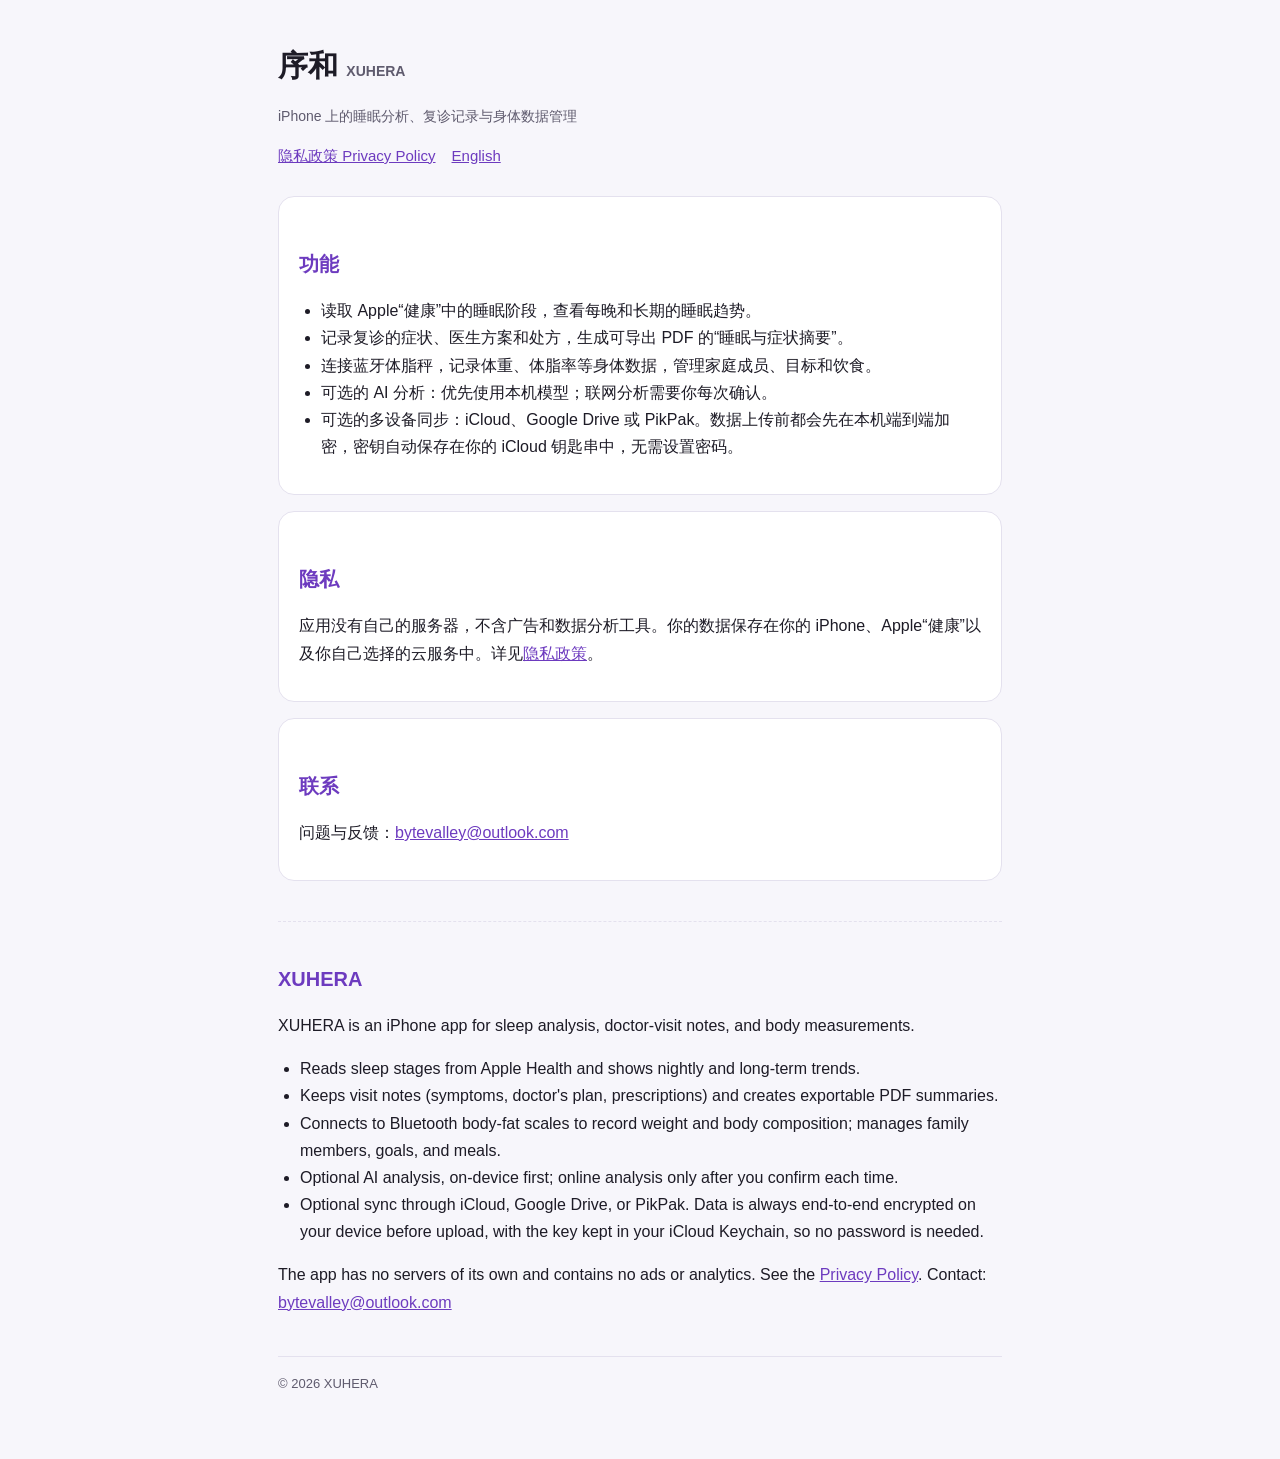
<file: index.html>
<!doctype html>
<html lang="zh-Hans">
<head>
<meta charset="utf-8">
<meta name="viewport" content="width=device-width, initial-scale=1">
<title>序和 XUHERA</title>
<meta name="description" content="序和：iPhone 上的睡眠分析、复诊记录和身体数据管理应用。">
<link rel="stylesheet" href="style.css">
</head>
<body>
<main>
<header>
  <h1>序和 <span class="muted">XUHERA</span></h1>
  <p class="muted">iPhone 上的睡眠分析、复诊记录与身体数据管理</p>
  <nav><a href="privacy.html">隐私政策 Privacy Policy</a><a href="#en">English</a></nav>
</header>

<div class="card">
  <h2>功能</h2>
  <ul>
    <li>读取 Apple“健康”中的睡眠阶段，查看每晚和长期的睡眠趋势。</li>
    <li>记录复诊的症状、医生方案和处方，生成可导出 PDF 的“睡眠与症状摘要”。</li>
    <li>连接蓝牙体脂秤，记录体重、体脂率等身体数据，管理家庭成员、目标和饮食。</li>
    <li>可选的 AI 分析：优先使用本机模型；联网分析需要你每次确认。</li>
    <li>可选的多设备同步：iCloud、Google Drive 或 PikPak。数据上传前都会先在本机端到端加密，密钥自动保存在你的 iCloud 钥匙串中，无需设置密码。</li>
  </ul>
</div>

<div class="card">
  <h2>隐私</h2>
  <p>应用没有自己的服务器，不含广告和数据分析工具。你的数据保存在你的 iPhone、Apple“健康”以及你自己选择的云服务中。详见<a href="privacy.html">隐私政策</a>。</p>
</div>

<div class="card">
  <h2>联系</h2>
  <p>问题与反馈：<a href="mailto:bytevalley@outlook.com">bytevalley@outlook.com</a></p>
</div>

<section class="lang" id="en">
  <h2>XUHERA</h2>
  <p>XUHERA is an iPhone app for sleep analysis, doctor-visit notes, and body measurements.</p>
  <ul>
    <li>Reads sleep stages from Apple Health and shows nightly and long-term trends.</li>
    <li>Keeps visit notes (symptoms, doctor's plan, prescriptions) and creates exportable PDF summaries.</li>
    <li>Connects to Bluetooth body-fat scales to record weight and body composition; manages family members, goals, and meals.</li>
    <li>Optional AI analysis, on-device first; online analysis only after you confirm each time.</li>
    <li>Optional sync through iCloud, Google Drive, or PikPak. Data is always end-to-end encrypted on your device before upload, with the key kept in your iCloud Keychain, so no password is needed.</li>
  </ul>
  <p>The app has no servers of its own and contains no ads or analytics. See the <a href="privacy.html#en">Privacy Policy</a>. Contact: <a href="mailto:bytevalley@outlook.com">bytevalley@outlook.com</a></p>
</section>

<footer>© 2026 XUHERA</footer>
</main>
</body>
</html>
</file>
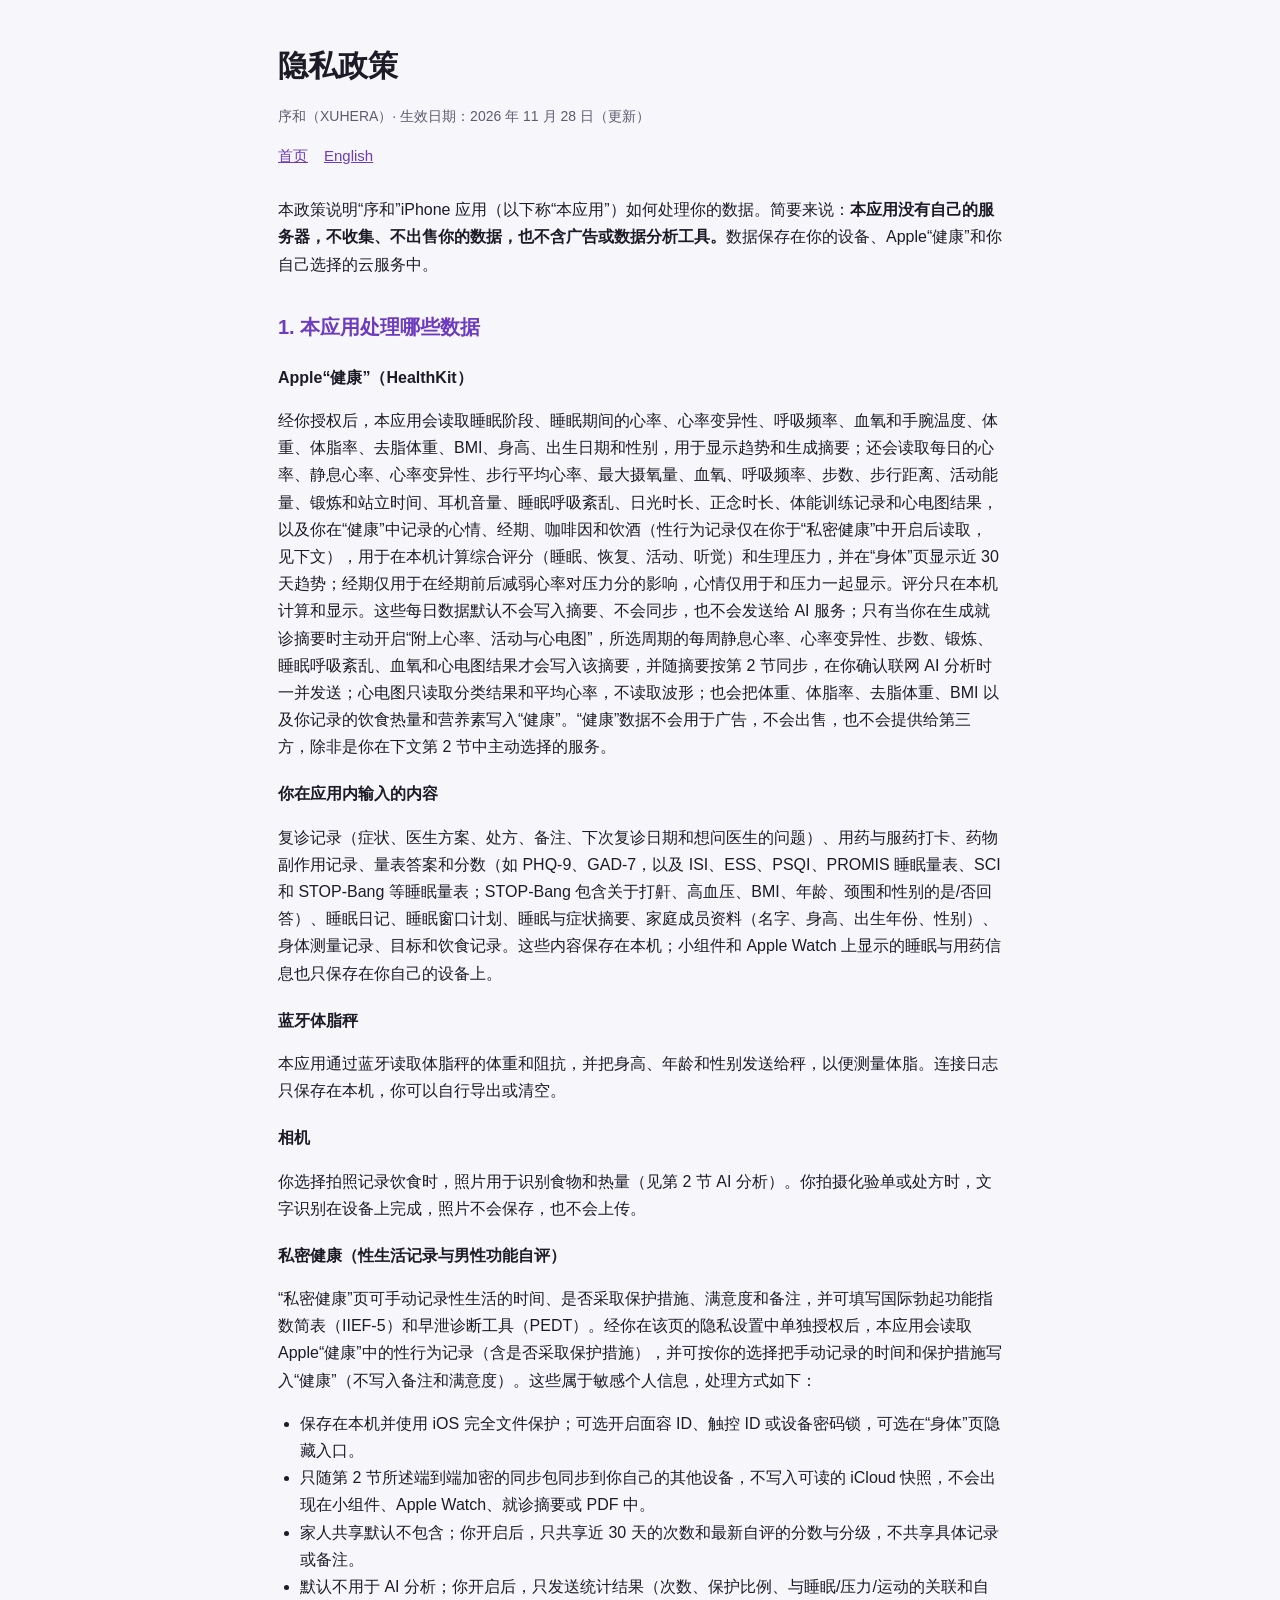
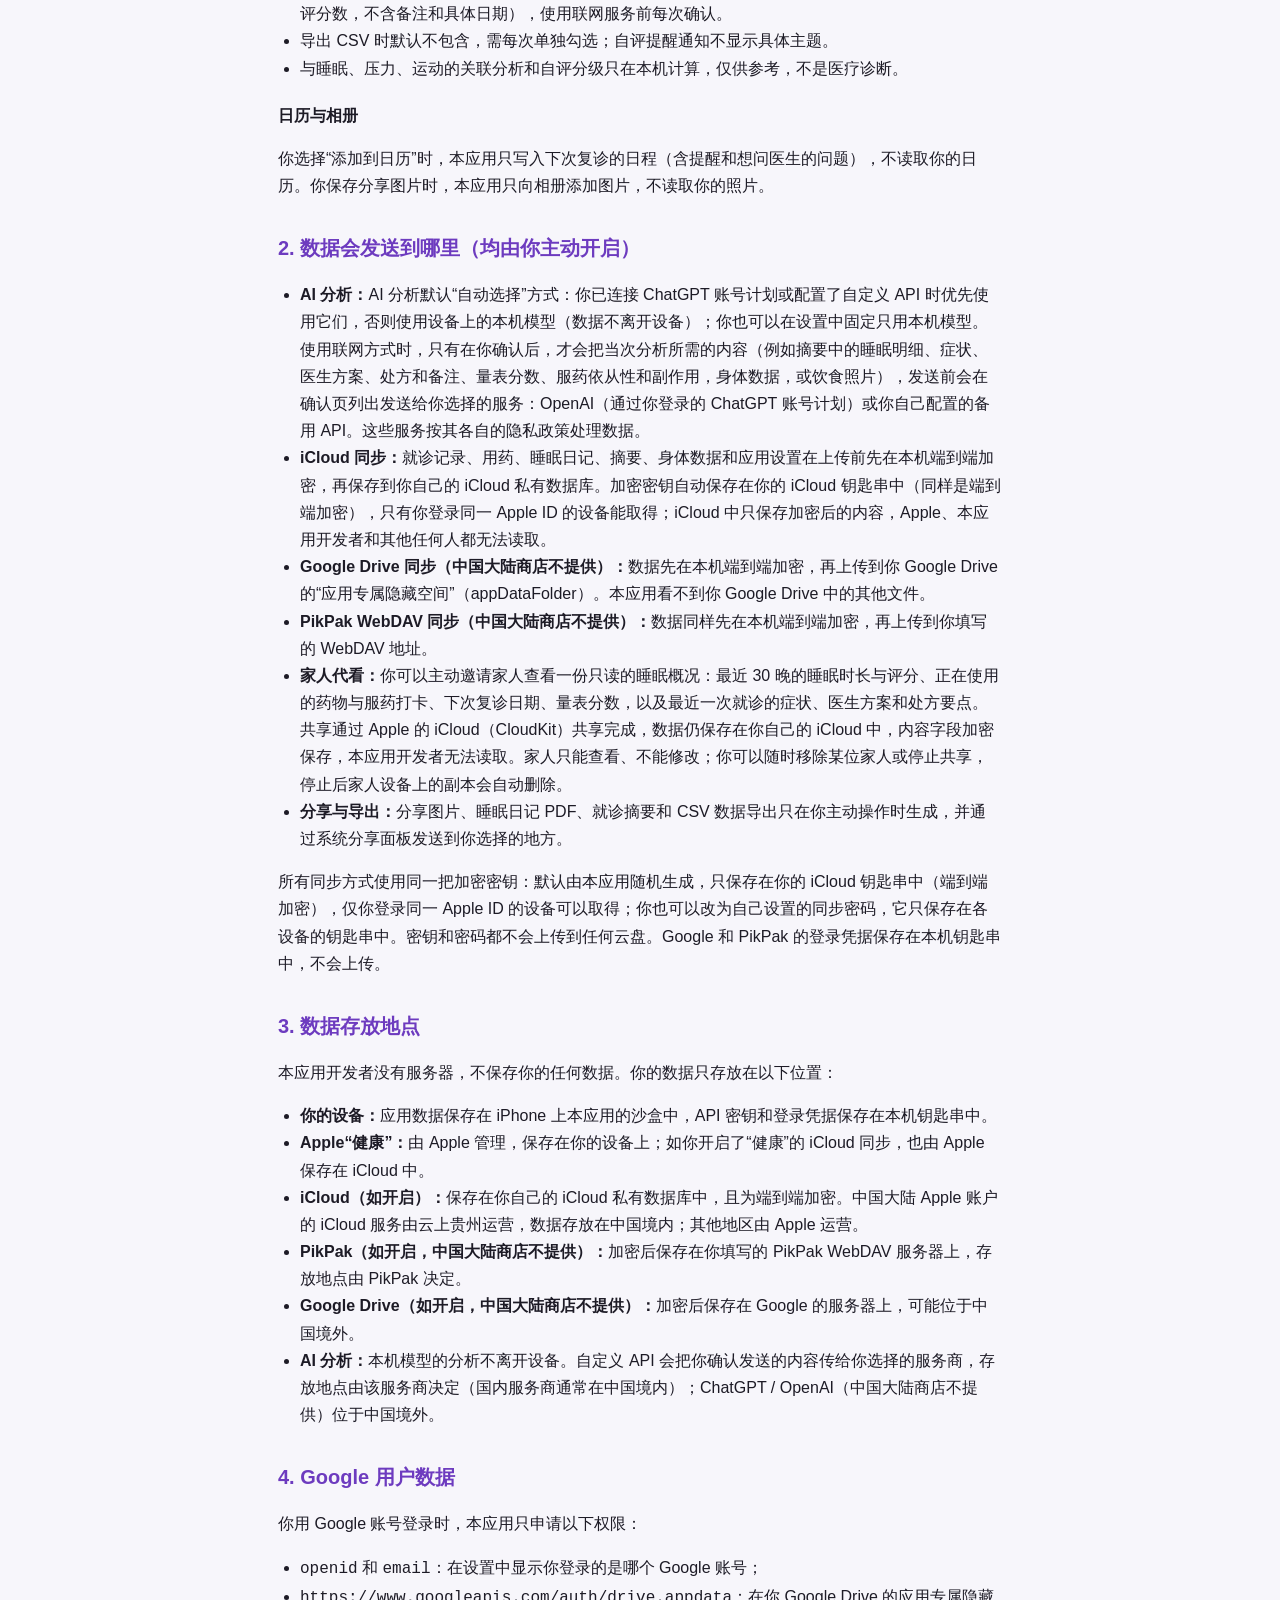
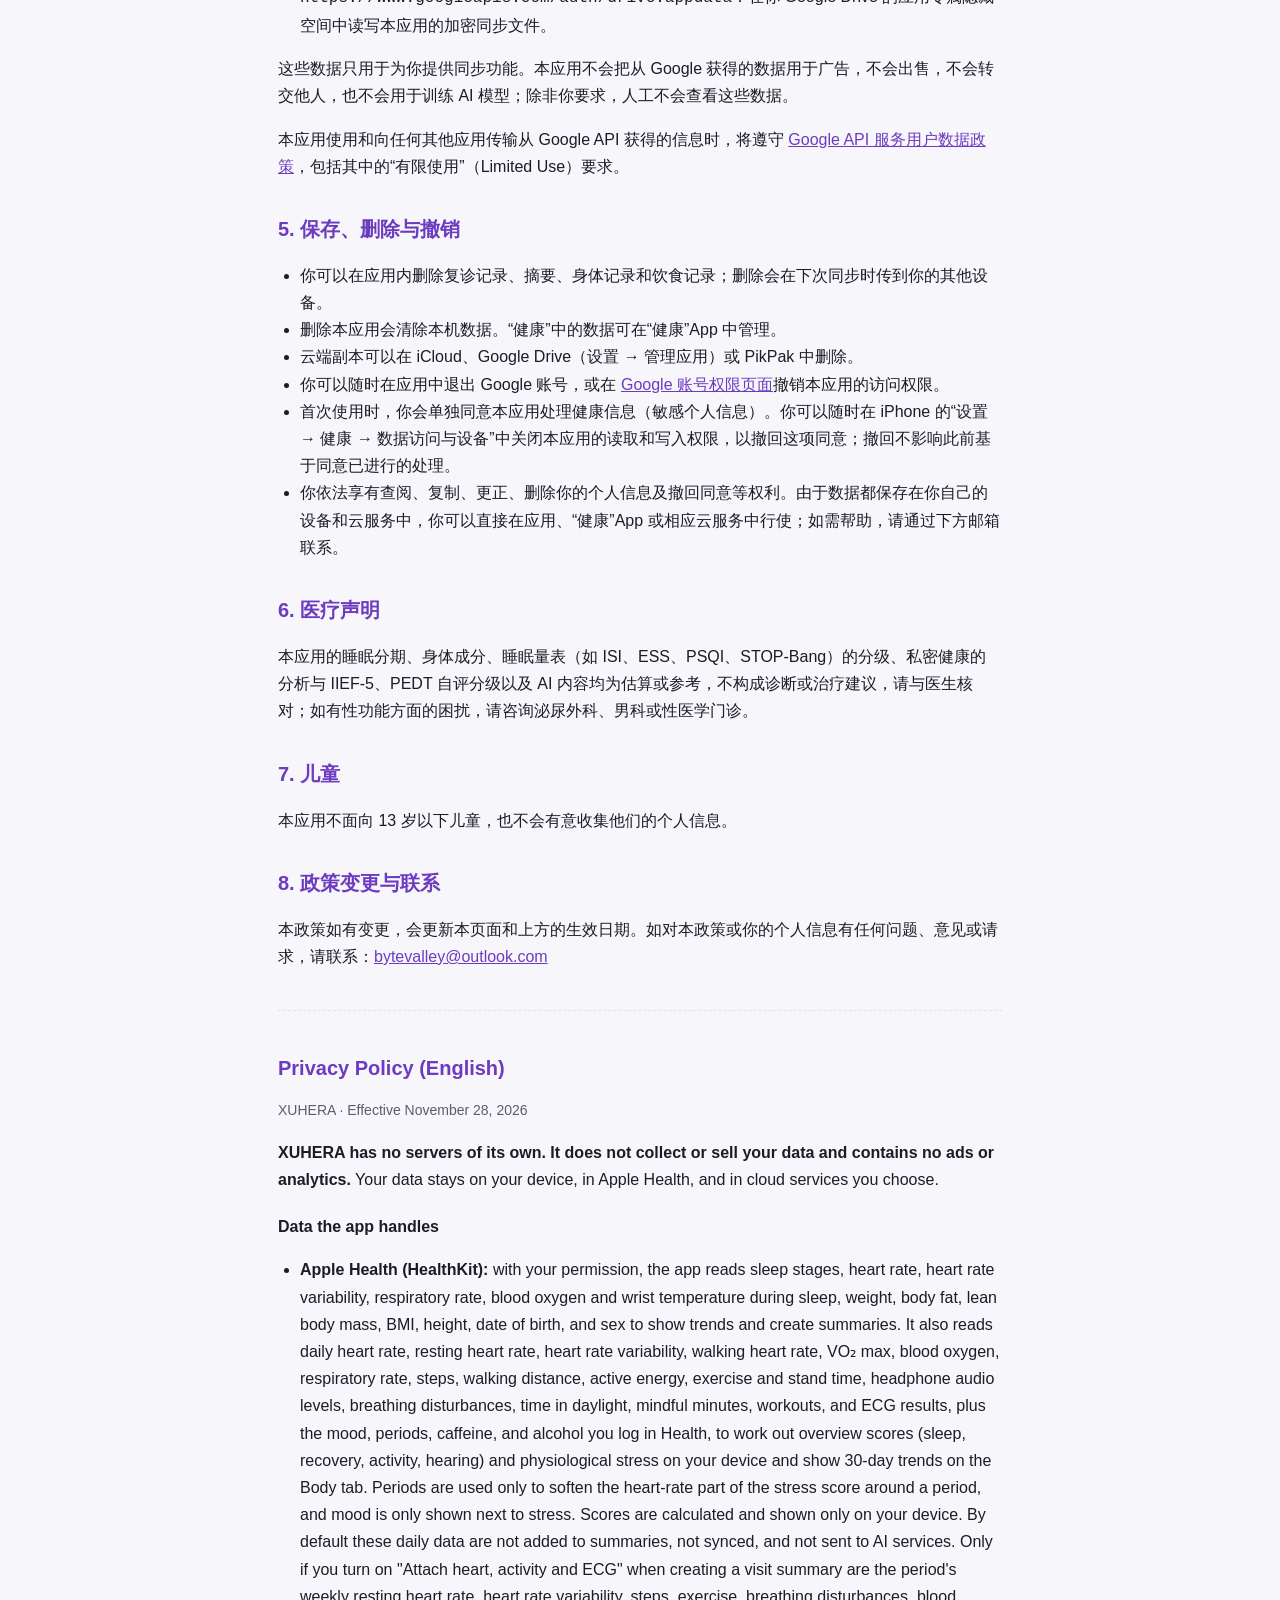
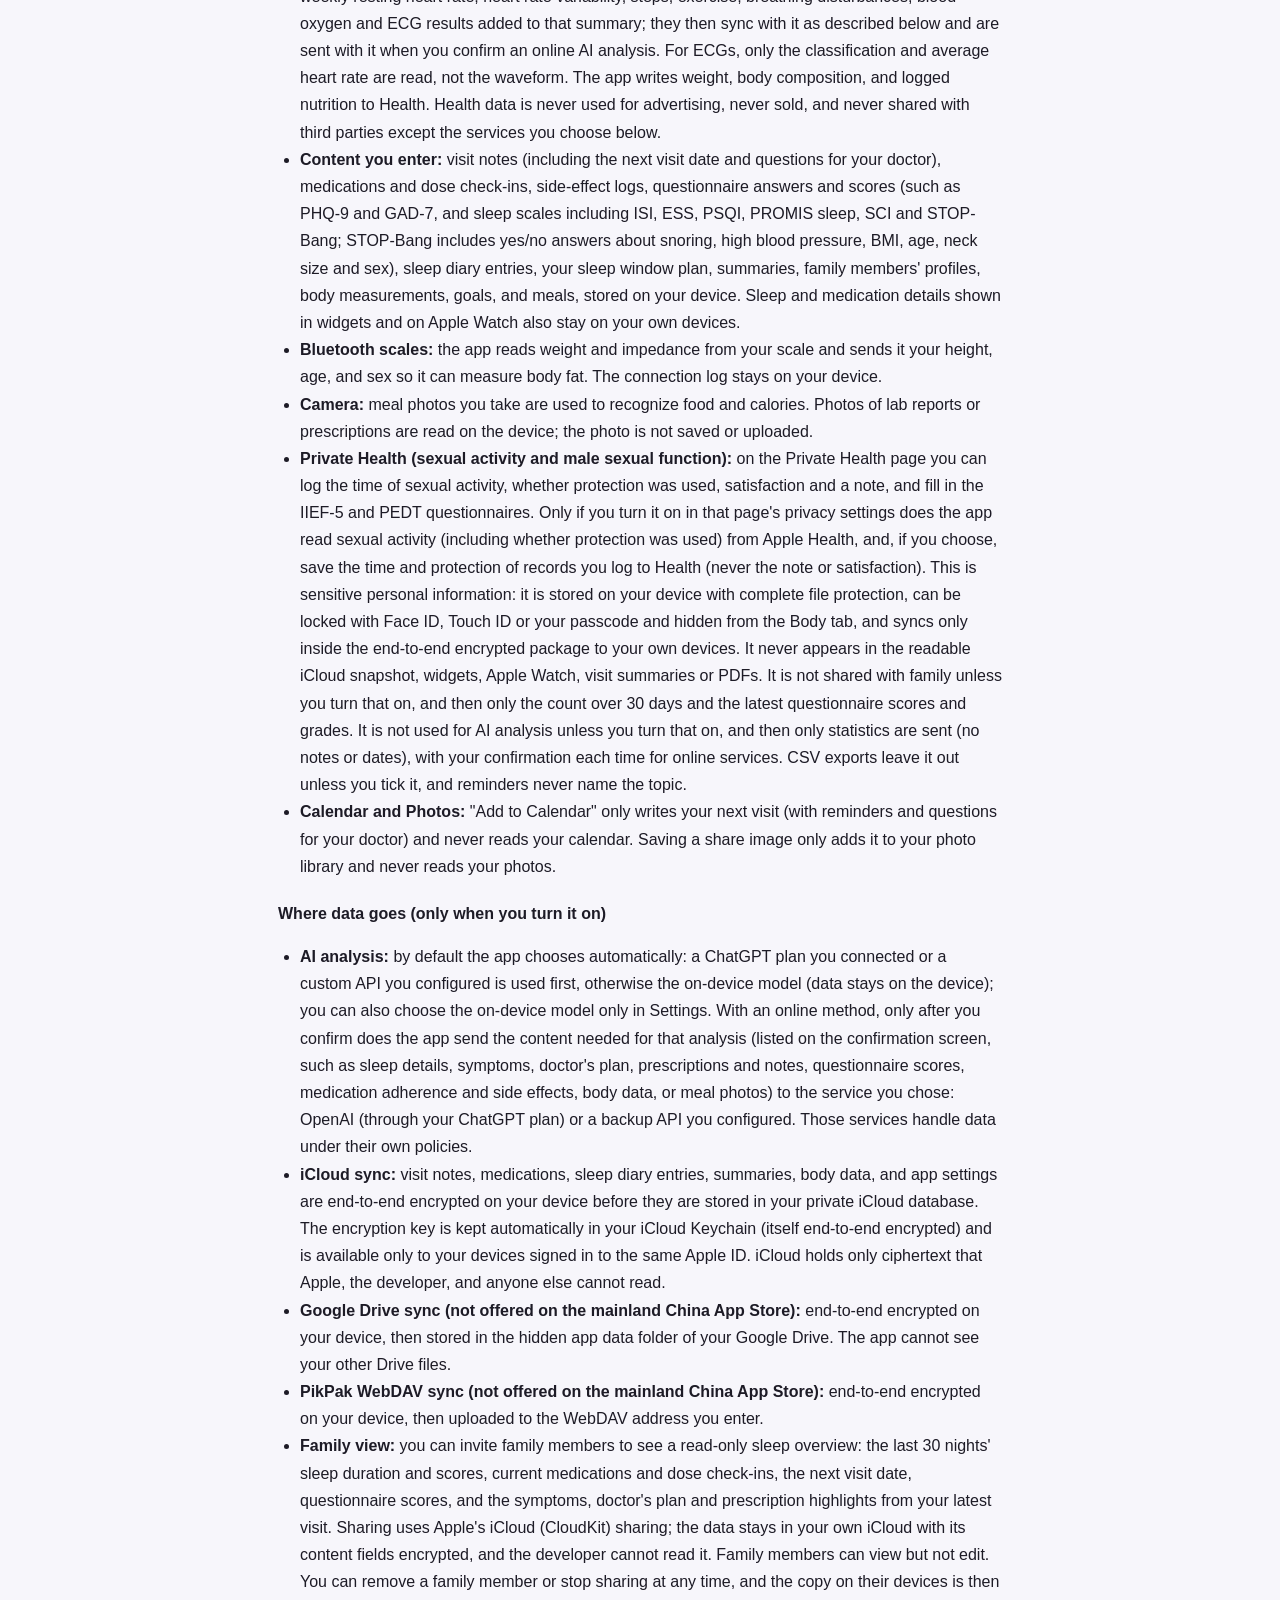
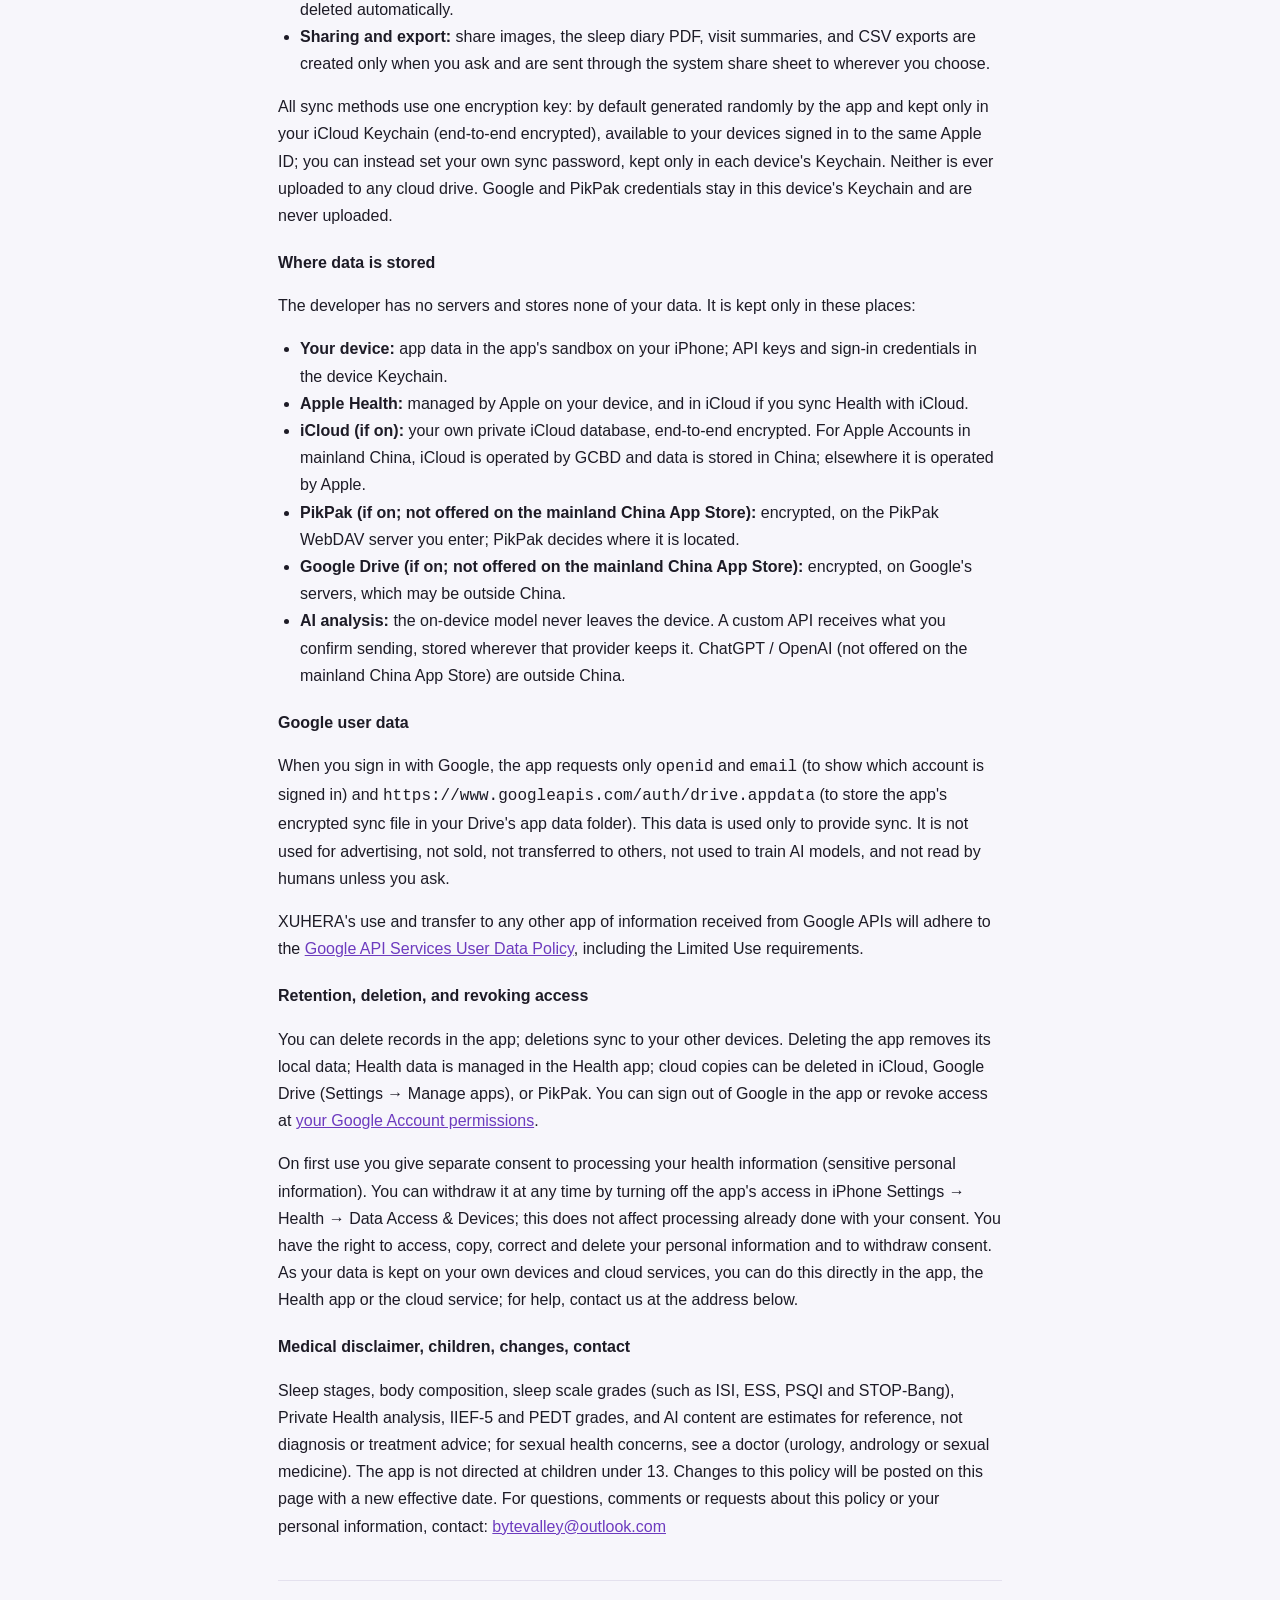
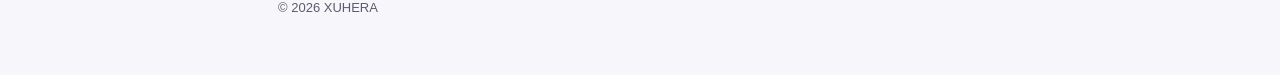
<file: privacy.html>
<!doctype html>
<html lang="zh-Hans">
<head>
<meta charset="utf-8">
<meta name="viewport" content="width=device-width, initial-scale=1">
<title>隐私政策 · 序和</title>
<meta name="description" content="序和（XUHERA）隐私政策">
<link rel="stylesheet" href="style.css">
</head>
<body>
<main>
<header>
  <h1>隐私政策</h1>
  <p class="muted">序和（XUHERA）· 生效日期：2026 年 11 月 28 日（更新）</p>
  <nav><a href="index.html">首页</a><a href="#en">English</a></nav>
</header>

<p>本政策说明“序和”iPhone 应用（以下称“本应用”）如何处理你的数据。简要来说：<strong>本应用没有自己的服务器，不收集、不出售你的数据，也不含广告或数据分析工具。</strong>数据保存在你的设备、Apple“健康”和你自己选择的云服务中。</p>

<h2>1. 本应用处理哪些数据</h2>
<h3>Apple“健康”（HealthKit）</h3>
<p>经你授权后，本应用会读取睡眠阶段、睡眠期间的心率、心率变异性、呼吸频率、血氧和手腕温度、体重、体脂率、去脂体重、BMI、身高、出生日期和性别，用于显示趋势和生成摘要；还会读取每日的心率、静息心率、心率变异性、步行平均心率、最大摄氧量、血氧、呼吸频率、步数、步行距离、活动能量、锻炼和站立时间、耳机音量、睡眠呼吸紊乱、日光时长、正念时长、体能训练记录和心电图结果，以及你在“健康”中记录的心情、经期、咖啡因和饮酒（性行为记录仅在你于“私密健康”中开启后读取，见下文），用于在本机计算综合评分（睡眠、恢复、活动、听觉）和生理压力，并在“身体”页显示近 30 天趋势；经期仅用于在经期前后减弱心率对压力分的影响，心情仅用于和压力一起显示。评分只在本机计算和显示。这些每日数据默认不会写入摘要、不会同步，也不会发送给 AI 服务；只有当你在生成就诊摘要时主动开启“附上心率、活动与心电图”，所选周期的每周静息心率、心率变异性、步数、锻炼、睡眠呼吸紊乱、血氧和心电图结果才会写入该摘要，并随摘要按第 2 节同步，在你确认联网 AI 分析时一并发送；心电图只读取分类结果和平均心率，不读取波形；也会把体重、体脂率、去脂体重、BMI 以及你记录的饮食热量和营养素写入“健康”。“健康”数据不会用于广告，不会出售，也不会提供给第三方，除非是你在下文第 2 节中主动选择的服务。</p>
<h3>你在应用内输入的内容</h3>
<p>复诊记录（症状、医生方案、处方、备注、下次复诊日期和想问医生的问题）、用药与服药打卡、药物副作用记录、量表答案和分数（如 PHQ-9、GAD-7，以及 ISI、ESS、PSQI、PROMIS 睡眠量表、SCI 和 STOP-Bang 等睡眠量表；STOP-Bang 包含关于打鼾、高血压、BMI、年龄、颈围和性别的是/否回答）、睡眠日记、睡眠窗口计划、睡眠与症状摘要、家庭成员资料（名字、身高、出生年份、性别）、身体测量记录、目标和饮食记录。这些内容保存在本机；小组件和 Apple Watch 上显示的睡眠与用药信息也只保存在你自己的设备上。</p>
<h3>蓝牙体脂秤</h3>
<p>本应用通过蓝牙读取体脂秤的体重和阻抗，并把身高、年龄和性别发送给秤，以便测量体脂。连接日志只保存在本机，你可以自行导出或清空。</p>
<h3>相机</h3>
<p>你选择拍照记录饮食时，照片用于识别食物和热量（见第 2 节 AI 分析）。你拍摄化验单或处方时，文字识别在设备上完成，照片不会保存，也不会上传。</p>
<h3>私密健康（性生活记录与男性功能自评）</h3>
<p>“私密健康”页可手动记录性生活的时间、是否采取保护措施、满意度和备注，并可填写国际勃起功能指数简表（IIEF-5）和早泄诊断工具（PEDT）。经你在该页的隐私设置中单独授权后，本应用会读取 Apple“健康”中的性行为记录（含是否采取保护措施），并可按你的选择把手动记录的时间和保护措施写入“健康”（不写入备注和满意度）。这些属于敏感个人信息，处理方式如下：</p>
<ul>
  <li>保存在本机并使用 iOS 完全文件保护；可选开启面容 ID、触控 ID 或设备密码锁，可选在“身体”页隐藏入口。</li>
  <li>只随第 2 节所述端到端加密的同步包同步到你自己的其他设备，不写入可读的 iCloud 快照，不会出现在小组件、Apple Watch、就诊摘要或 PDF 中。</li>
  <li>家人共享默认不包含；你开启后，只共享近 30 天的次数和最新自评的分数与分级，不共享具体记录或备注。</li>
  <li>默认不用于 AI 分析；你开启后，只发送统计结果（次数、保护比例、与睡眠/压力/运动的关联和自评分数，不含备注和具体日期），使用联网服务前每次确认。</li>
  <li>导出 CSV 时默认不包含，需每次单独勾选；自评提醒通知不显示具体主题。</li>
  <li>与睡眠、压力、运动的关联分析和自评分级只在本机计算，仅供参考，不是医疗诊断。</li>
</ul>
<h3>日历与相册</h3>
<p>你选择“添加到日历”时，本应用只写入下次复诊的日程（含提醒和想问医生的问题），不读取你的日历。你保存分享图片时，本应用只向相册添加图片，不读取你的照片。</p>

<h2>2. 数据会发送到哪里（均由你主动开启）</h2>
<ul>
  <li><strong>AI 分析：</strong>AI 分析默认“自动选择”方式：你已连接 ChatGPT 账号计划或配置了自定义 API 时优先使用它们，否则使用设备上的本机模型（数据不离开设备）；你也可以在设置中固定只用本机模型。使用联网方式时，只有在你确认后，才会把当次分析所需的内容（例如摘要中的睡眠明细、症状、医生方案、处方和备注、量表分数、服药依从性和副作用，身体数据，或饮食照片），发送前会在确认页列出发送给你选择的服务：OpenAI（通过你登录的 ChatGPT 账号计划）或你自己配置的备用 API。这些服务按其各自的隐私政策处理数据。</li>
  <li><strong>iCloud 同步：</strong>就诊记录、用药、睡眠日记、摘要、身体数据和应用设置在上传前先在本机端到端加密，再保存到你自己的 iCloud 私有数据库。加密密钥自动保存在你的 iCloud 钥匙串中（同样是端到端加密），只有你登录同一 Apple ID 的设备能取得；iCloud 中只保存加密后的内容，Apple、本应用开发者和其他任何人都无法读取。</li>
  <li><strong>Google Drive 同步（中国大陆商店不提供）：</strong>数据先在本机端到端加密，再上传到你 Google Drive 的“应用专属隐藏空间”（appDataFolder）。本应用看不到你 Google Drive 中的其他文件。</li>
  <li><strong>PikPak WebDAV 同步（中国大陆商店不提供）：</strong>数据同样先在本机端到端加密，再上传到你填写的 WebDAV 地址。</li>
  <li><strong>家人代看：</strong>你可以主动邀请家人查看一份只读的睡眠概况：最近 30 晚的睡眠时长与评分、正在使用的药物与服药打卡、下次复诊日期、量表分数，以及最近一次就诊的症状、医生方案和处方要点。共享通过 Apple 的 iCloud（CloudKit）共享完成，数据仍保存在你自己的 iCloud 中，内容字段加密保存，本应用开发者无法读取。家人只能查看、不能修改；你可以随时移除某位家人或停止共享，停止后家人设备上的副本会自动删除。</li>
  <li><strong>分享与导出：</strong>分享图片、睡眠日记 PDF、就诊摘要和 CSV 数据导出只在你主动操作时生成，并通过系统分享面板发送到你选择的地方。</li>
</ul>
<p>所有同步方式使用同一把加密密钥：默认由本应用随机生成，只保存在你的 iCloud 钥匙串中（端到端加密），仅你登录同一 Apple ID 的设备可以取得；你也可以改为自己设置的同步密码，它只保存在各设备的钥匙串中。密钥和密码都不会上传到任何云盘。Google 和 PikPak 的登录凭据保存在本机钥匙串中，不会上传。</p>

<h2>3. 数据存放地点</h2>
<p>本应用开发者没有服务器，不保存你的任何数据。你的数据只存放在以下位置：</p>
<ul>
  <li><strong>你的设备：</strong>应用数据保存在 iPhone 上本应用的沙盒中，API 密钥和登录凭据保存在本机钥匙串中。</li>
  <li><strong>Apple“健康”：</strong>由 Apple 管理，保存在你的设备上；如你开启了“健康”的 iCloud 同步，也由 Apple 保存在 iCloud 中。</li>
  <li><strong>iCloud（如开启）：</strong>保存在你自己的 iCloud 私有数据库中，且为端到端加密。中国大陆 Apple 账户的 iCloud 服务由云上贵州运营，数据存放在中国境内；其他地区由 Apple 运营。</li>
  <li><strong>PikPak（如开启，中国大陆商店不提供）：</strong>加密后保存在你填写的 PikPak WebDAV 服务器上，存放地点由 PikPak 决定。</li>
  <li><strong>Google Drive（如开启，中国大陆商店不提供）：</strong>加密后保存在 Google 的服务器上，可能位于中国境外。</li>
  <li><strong>AI 分析：</strong>本机模型的分析不离开设备。自定义 API 会把你确认发送的内容传给你选择的服务商，存放地点由该服务商决定（国内服务商通常在中国境内）；ChatGPT / OpenAI（中国大陆商店不提供）位于中国境外。</li>
</ul>

<h2>4. Google 用户数据</h2>
<p>你用 Google 账号登录时，本应用只申请以下权限：</p>
<ul>
  <li><code>openid</code> 和 <code>email</code>：在设置中显示你登录的是哪个 Google 账号；</li>
  <li><code>https://www.googleapis.com/auth/drive.appdata</code>：在你 Google Drive 的应用专属隐藏空间中读写本应用的加密同步文件。</li>
</ul>
<p>这些数据只用于为你提供同步功能。本应用不会把从 Google 获得的数据用于广告，不会出售，不会转交他人，也不会用于训练 AI 模型；除非你要求，人工不会查看这些数据。</p>
<p>本应用使用和向任何其他应用传输从 Google API 获得的信息时，将遵守 <a href="https://developers.google.com/terms/api-services-user-data-policy">Google API 服务用户数据政策</a>，包括其中的“有限使用”（Limited Use）要求。</p>

<h2>5. 保存、删除与撤销</h2>
<ul>
  <li>你可以在应用内删除复诊记录、摘要、身体记录和饮食记录；删除会在下次同步时传到你的其他设备。</li>
  <li>删除本应用会清除本机数据。“健康”中的数据可在“健康”App 中管理。</li>
  <li>云端副本可以在 iCloud、Google Drive（设置 → 管理应用）或 PikPak 中删除。</li>
  <li>你可以随时在应用中退出 Google 账号，或在 <a href="https://myaccount.google.com/permissions">Google 账号权限页面</a>撤销本应用的访问权限。</li>
  <li>首次使用时，你会单独同意本应用处理健康信息（敏感个人信息）。你可以随时在 iPhone 的“设置 → 健康 → 数据访问与设备”中关闭本应用的读取和写入权限，以撤回这项同意；撤回不影响此前基于同意已进行的处理。</li>
  <li>你依法享有查阅、复制、更正、删除你的个人信息及撤回同意等权利。由于数据都保存在你自己的设备和云服务中，你可以直接在应用、“健康”App 或相应云服务中行使；如需帮助，请通过下方邮箱联系。</li>
</ul>

<h2>6. 医疗声明</h2>
<p>本应用的睡眠分期、身体成分、睡眠量表（如 ISI、ESS、PSQI、STOP-Bang）的分级、私密健康的分析与 IIEF-5、PEDT 自评分级以及 AI 内容均为估算或参考，不构成诊断或治疗建议，请与医生核对；如有性功能方面的困扰，请咨询泌尿外科、男科或性医学门诊。</p>

<h2>7. 儿童</h2>
<p>本应用不面向 13 岁以下儿童，也不会有意收集他们的个人信息。</p>

<h2>8. 政策变更与联系</h2>
<p>本政策如有变更，会更新本页面和上方的生效日期。如对本政策或你的个人信息有任何问题、意见或请求，请联系：<a href="mailto:bytevalley@outlook.com">bytevalley@outlook.com</a></p>

<section class="lang" id="en">
  <h2>Privacy Policy (English)</h2>
  <p class="muted">XUHERA · Effective November 28, 2026</p>
  <p><strong>XUHERA has no servers of its own. It does not collect or sell your data and contains no ads or analytics.</strong> Your data stays on your device, in Apple Health, and in cloud services you choose.</p>

  <h3>Data the app handles</h3>
  <ul>
    <li><strong>Apple Health (HealthKit):</strong> with your permission, the app reads sleep stages, heart rate, heart rate variability, respiratory rate, blood oxygen and wrist temperature during sleep, weight, body fat, lean body mass, BMI, height, date of birth, and sex to show trends and create summaries. It also reads daily heart rate, resting heart rate, heart rate variability, walking heart rate, VO₂ max, blood oxygen, respiratory rate, steps, walking distance, active energy, exercise and stand time, headphone audio levels, breathing disturbances, time in daylight, mindful minutes, workouts, and ECG results, plus the mood, periods, caffeine, and alcohol you log in Health, to work out overview scores (sleep, recovery, activity, hearing) and physiological stress on your device and show 30-day trends on the Body tab. Periods are used only to soften the heart-rate part of the stress score around a period, and mood is only shown next to stress. Scores are calculated and shown only on your device. By default these daily data are not added to summaries, not synced, and not sent to AI services. Only if you turn on "Attach heart, activity and ECG" when creating a visit summary are the period's weekly resting heart rate, heart rate variability, steps, exercise, breathing disturbances, blood oxygen and ECG results added to that summary; they then sync with it as described below and are sent with it when you confirm an online AI analysis. For ECGs, only the classification and average heart rate are read, not the waveform. The app writes weight, body composition, and logged nutrition to Health. Health data is never used for advertising, never sold, and never shared with third parties except the services you choose below.</li>
    <li><strong>Content you enter:</strong> visit notes (including the next visit date and questions for your doctor), medications and dose check-ins, side-effect logs, questionnaire answers and scores (such as PHQ-9 and GAD-7, and sleep scales including ISI, ESS, PSQI, PROMIS sleep, SCI and STOP-Bang; STOP-Bang includes yes/no answers about snoring, high blood pressure, BMI, age, neck size and sex), sleep diary entries, your sleep window plan, summaries, family members' profiles, body measurements, goals, and meals, stored on your device. Sleep and medication details shown in widgets and on Apple Watch also stay on your own devices.</li>
    <li><strong>Bluetooth scales:</strong> the app reads weight and impedance from your scale and sends it your height, age, and sex so it can measure body fat. The connection log stays on your device.</li>
    <li><strong>Camera:</strong> meal photos you take are used to recognize food and calories. Photos of lab reports or prescriptions are read on the device; the photo is not saved or uploaded.</li>
    <li><strong>Private Health (sexual activity and male sexual function):</strong> on the Private Health page you can log the time of sexual activity, whether protection was used, satisfaction and a note, and fill in the IIEF-5 and PEDT questionnaires. Only if you turn it on in that page's privacy settings does the app read sexual activity (including whether protection was used) from Apple Health, and, if you choose, save the time and protection of records you log to Health (never the note or satisfaction). This is sensitive personal information: it is stored on your device with complete file protection, can be locked with Face ID, Touch ID or your passcode and hidden from the Body tab, and syncs only inside the end-to-end encrypted package to your own devices. It never appears in the readable iCloud snapshot, widgets, Apple Watch, visit summaries or PDFs. It is not shared with family unless you turn that on, and then only the count over 30 days and the latest questionnaire scores and grades. It is not used for AI analysis unless you turn that on, and then only statistics are sent (no notes or dates), with your confirmation each time for online services. CSV exports leave it out unless you tick it, and reminders never name the topic.</li>
    <li><strong>Calendar and Photos:</strong> "Add to Calendar" only writes your next visit (with reminders and questions for your doctor) and never reads your calendar. Saving a share image only adds it to your photo library and never reads your photos.</li>
  </ul>

  <h3>Where data goes (only when you turn it on)</h3>
  <ul>
    <li><strong>AI analysis:</strong> by default the app chooses automatically: a ChatGPT plan you connected or a custom API you configured is used first, otherwise the on-device model (data stays on the device); you can also choose the on-device model only in Settings. With an online method, only after you confirm does the app send the content needed for that analysis (listed on the confirmation screen, such as sleep details, symptoms, doctor's plan, prescriptions and notes, questionnaire scores, medication adherence and side effects, body data, or meal photos) to the service you chose: OpenAI (through your ChatGPT plan) or a backup API you configured. Those services handle data under their own policies.</li>
    <li><strong>iCloud sync:</strong> visit notes, medications, sleep diary entries, summaries, body data, and app settings are end-to-end encrypted on your device before they are stored in your private iCloud database. The encryption key is kept automatically in your iCloud Keychain (itself end-to-end encrypted) and is available only to your devices signed in to the same Apple ID. iCloud holds only ciphertext that Apple, the developer, and anyone else cannot read.</li>
    <li><strong>Google Drive sync (not offered on the mainland China App Store):</strong> end-to-end encrypted on your device, then stored in the hidden app data folder of your Google Drive. The app cannot see your other Drive files.</li>
    <li><strong>PikPak WebDAV sync (not offered on the mainland China App Store):</strong> end-to-end encrypted on your device, then uploaded to the WebDAV address you enter.</li>
    <li><strong>Family view:</strong> you can invite family members to see a read-only sleep overview: the last 30 nights' sleep duration and scores, current medications and dose check-ins, the next visit date, questionnaire scores, and the symptoms, doctor's plan and prescription highlights from your latest visit. Sharing uses Apple's iCloud (CloudKit) sharing; the data stays in your own iCloud with its content fields encrypted, and the developer cannot read it. Family members can view but not edit. You can remove a family member or stop sharing at any time, and the copy on their devices is then deleted automatically.</li>
    <li><strong>Sharing and export:</strong> share images, the sleep diary PDF, visit summaries, and CSV exports are created only when you ask and are sent through the system share sheet to wherever you choose.</li>
  </ul>
  <p>All sync methods use one encryption key: by default generated randomly by the app and kept only in your iCloud Keychain (end-to-end encrypted), available to your devices signed in to the same Apple ID; you can instead set your own sync password, kept only in each device's Keychain. Neither is ever uploaded to any cloud drive. Google and PikPak credentials stay in this device's Keychain and are never uploaded.</p>

  <h3>Where data is stored</h3>
  <p>The developer has no servers and stores none of your data. It is kept only in these places:</p>
  <ul>
    <li><strong>Your device:</strong> app data in the app's sandbox on your iPhone; API keys and sign-in credentials in the device Keychain.</li>
    <li><strong>Apple Health:</strong> managed by Apple on your device, and in iCloud if you sync Health with iCloud.</li>
    <li><strong>iCloud (if on):</strong> your own private iCloud database, end-to-end encrypted. For Apple Accounts in mainland China, iCloud is operated by GCBD and data is stored in China; elsewhere it is operated by Apple.</li>
    <li><strong>PikPak (if on; not offered on the mainland China App Store):</strong> encrypted, on the PikPak WebDAV server you enter; PikPak decides where it is located.</li>
    <li><strong>Google Drive (if on; not offered on the mainland China App Store):</strong> encrypted, on Google's servers, which may be outside China.</li>
    <li><strong>AI analysis:</strong> the on-device model never leaves the device. A custom API receives what you confirm sending, stored wherever that provider keeps it. ChatGPT / OpenAI (not offered on the mainland China App Store) are outside China.</li>
  </ul>

  <h3>Google user data</h3>
  <p>When you sign in with Google, the app requests only <code>openid</code> and <code>email</code> (to show which account is signed in) and <code>https://www.googleapis.com/auth/drive.appdata</code> (to store the app's encrypted sync file in your Drive's app data folder). This data is used only to provide sync. It is not used for advertising, not sold, not transferred to others, not used to train AI models, and not read by humans unless you ask.</p>
  <p>XUHERA's use and transfer to any other app of information received from Google APIs will adhere to the <a href="https://developers.google.com/terms/api-services-user-data-policy">Google API Services User Data Policy</a>, including the Limited Use requirements.</p>

  <h3>Retention, deletion, and revoking access</h3>
  <p>You can delete records in the app; deletions sync to your other devices. Deleting the app removes its local data; Health data is managed in the Health app; cloud copies can be deleted in iCloud, Google Drive (Settings → Manage apps), or PikPak. You can sign out of Google in the app or revoke access at <a href="https://myaccount.google.com/permissions">your Google Account permissions</a>.</p>
  <p>On first use you give separate consent to processing your health information (sensitive personal information). You can withdraw it at any time by turning off the app's access in iPhone Settings → Health → Data Access &amp; Devices; this does not affect processing already done with your consent. You have the right to access, copy, correct and delete your personal information and to withdraw consent. As your data is kept on your own devices and cloud services, you can do this directly in the app, the Health app or the cloud service; for help, contact us at the address below.</p>

  <h3>Medical disclaimer, children, changes, contact</h3>
  <p>Sleep stages, body composition, sleep scale grades (such as ISI, ESS, PSQI and STOP-Bang), Private Health analysis, IIEF-5 and PEDT grades, and AI content are estimates for reference, not diagnosis or treatment advice; for sexual health concerns, see a doctor (urology, andrology or sexual medicine). The app is not directed at children under 13. Changes to this policy will be posted on this page with a new effective date. For questions, comments or requests about this policy or your personal information, contact: <a href="mailto:bytevalley@outlook.com">bytevalley@outlook.com</a></p>
</section>

<footer>© 2026 XUHERA</footer>
</main>
</body>
</html>
</file>
<file: style.css>
:root { --bg:#f7f6fb; --card:#fff; --text:#1d1b26; --muted:#5f5b6e; --accent:#6d3bbf; --line:#e4e1ee; }
@media (prefers-color-scheme: dark) { :root { --bg:#14131b; --card:#1d1b26; --text:#f0eef6; --muted:#a9a4ba; --accent:#a77bf3; --line:#2f2c3b; } }
* { box-sizing: border-box; }
body { margin:0; background:var(--bg); color:var(--text); font:16px/1.7 -apple-system, BlinkMacSystemFont, "PingFang SC", "Helvetica Neue", sans-serif; }
main { max-width:760px; margin:0 auto; padding:40px 18px 64px; }
header { margin-bottom:28px; }
h1 { font-size:30px; margin:0 0 6px; }
h2 { font-size:20px; margin:32px 0 8px; color:var(--accent); }
h3 { font-size:16px; margin:20px 0 4px; }
p, li { color:var(--text); }
.muted { color:var(--muted); font-size:14px; }
.card { background:var(--card); border:1px solid var(--line); border-radius:16px; padding:18px 20px; margin:16px 0; }
a { color:var(--accent); }
nav { display:flex; gap:16px; flex-wrap:wrap; font-size:15px; margin-top:10px; }
ul { padding-left:22px; }
footer { margin-top:40px; border-top:1px solid var(--line); padding-top:16px; font-size:13px; color:var(--muted); }
.lang { border-top:1px dashed var(--line); margin-top:40px; padding-top:8px; }
</file>
